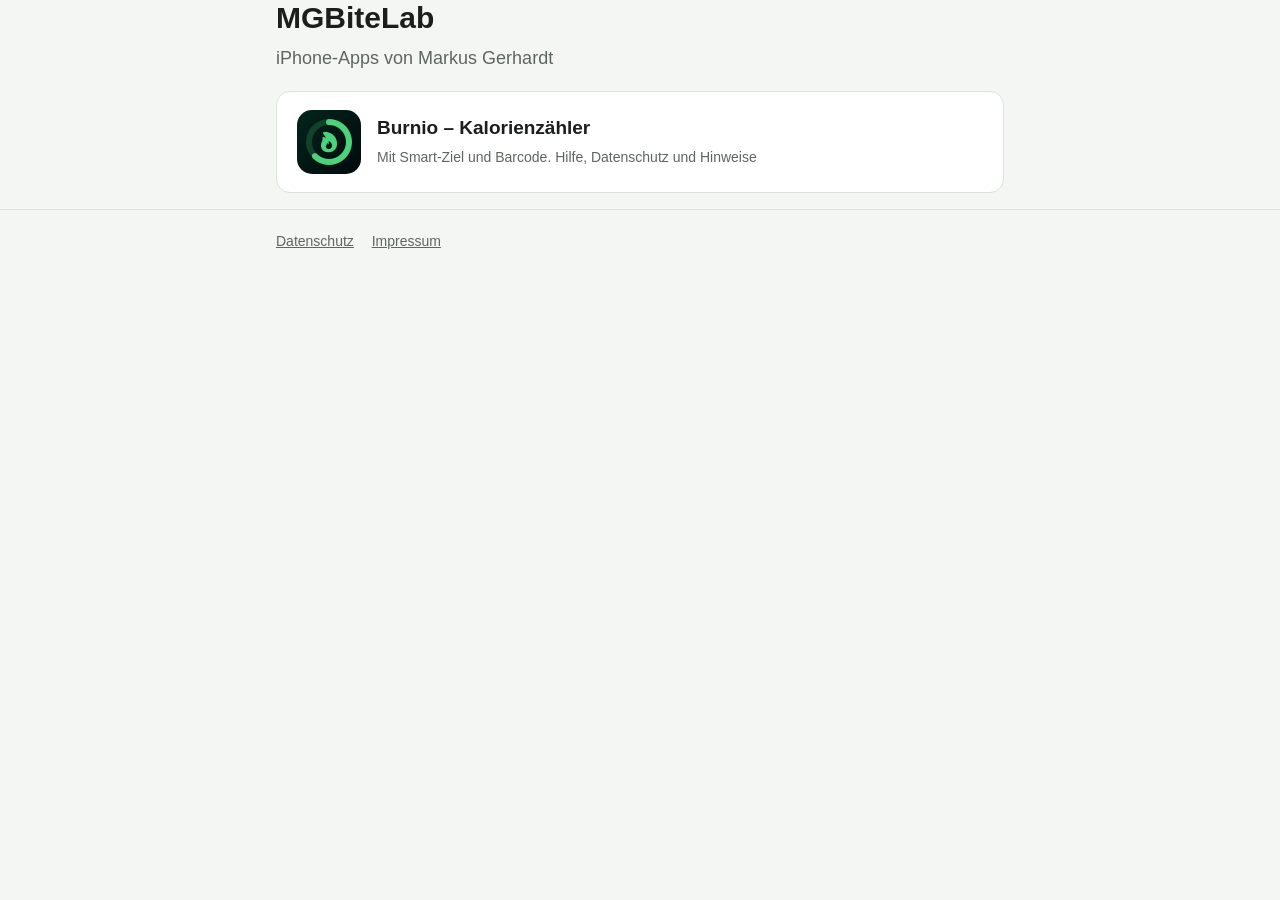
<file: index.html>
<!doctype html>
<html lang="de">
<head>
  <meta charset="utf-8">
  <meta name="viewport" content="width=device-width, initial-scale=1">
  <title>MGBiteLab</title>
  <meta name="description" content="Apps von MGBiteLab mit Support, Datenschutz und Impressum.">
  <link rel="stylesheet" href="burnio/style.css">
</head>
<body>
  <main class="wrap">
    <h1>MGBiteLab</h1>
    <p class="lead">iPhone-Apps von Markus Gerhardt</p>

    <a class="card" href="burnio/" style="display:flex; gap:16px; align-items:center; text-decoration:none; color:inherit">
      <img src="burnio/icon.png" alt="" style="width:64px; height:64px; border-radius:15px; flex:none">
      <span>
        <strong style="font-size:19px">Burnio – Kalorienzähler</strong><br>
        <span class="small">Mit Smart-Ziel und Barcode. Hilfe, Datenschutz und Hinweise</span>
      </span>
    </a>
  </main>

  <footer class="site">
    <div class="wrap">
      <a href="burnio/datenschutz.html">Datenschutz</a>
      <a href="burnio/impressum.html">Impressum</a>
    </div>
  </footer>
</body>
</html>
</file>
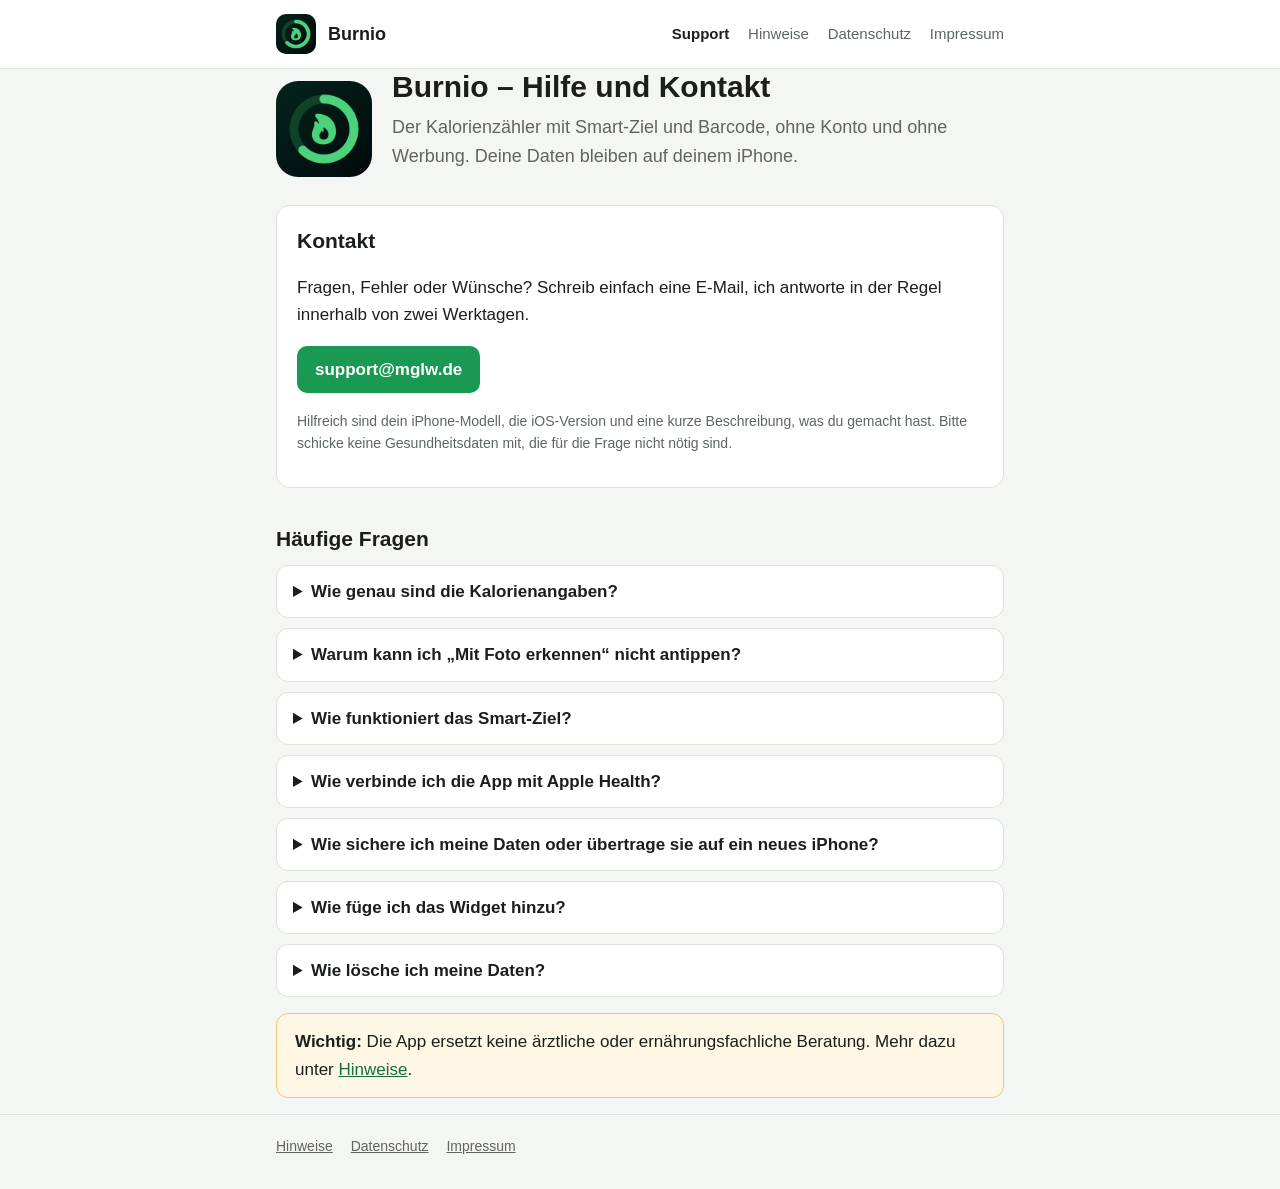
<file: burnio/index.html>
<!doctype html>
<html lang="de">
<head>
  <meta charset="utf-8">
  <meta name="viewport" content="width=device-width, initial-scale=1">
  <title>Support · Burnio</title>
  <meta name="description" content="Hilfe, Kontakt und häufige Fragen zur iPhone-App Burnio.">
  <link rel="stylesheet" href="style.css">
  <link rel="icon" href="icon.png">
  <link rel="apple-touch-icon" href="apple-touch-icon.png">
</head>
<body>
  <header class="site">
    <div class="wrap">
      <img src="icon.png" alt="">
      <a class="name" href="index.html">Burnio</a>
      <nav aria-label="Seiten">
        <a href="index.html" aria-current="page">Support</a>
        <a href="hinweise.html">Hinweise</a>
        <a href="datenschutz.html">Datenschutz</a>
        <a href="impressum.html">Impressum</a>
      </nav>
    </div>
  </header>

  <main class="wrap">
    <div class="hero">
      <img src="icon.png" alt="App-Symbol von Burnio">
      <div>
        <h1>Burnio – Hilfe und Kontakt</h1>
        <p class="lead">Der Kalorienzähler mit Smart-Ziel und Barcode, ohne Konto und ohne Werbung. Deine Daten bleiben auf deinem iPhone.</p>
      </div>
    </div>

    <div class="card">
      <h2 style="margin-top:0">Kontakt</h2>
      <p>Fragen, Fehler oder Wünsche? Schreib einfach eine E-Mail, ich antworte in der Regel innerhalb von zwei Werktagen.</p>
      <p><a class="button" href="&#109;&#97;&#105;&#108;&#116;&#111;&#58;&#115;&#117;&#112;&#112;&#111;&#114;&#116;&#64;&#109;&#103;&#108;&#119;&#46;&#100;&#101;?subject=Burnio">&#115;&#117;&#112;&#112;&#111;&#114;&#116;&#64;&#109;&#103;&#108;&#119;&#46;&#100;&#101;</a></p>
      <p class="small">Hilfreich sind dein iPhone-Modell, die iOS-Version und eine kurze Beschreibung, was du gemacht hast. Bitte schicke keine Gesundheitsdaten mit, die für die Frage nicht nötig sind.</p>
    </div>

    <h2>Häufige Fragen</h2>

    <details>
      <summary>Wie genau sind die Kalorienangaben?</summary>
      <p>Alle Kalorien und Nährwerte sind Schätzwerte. Sie stammen aus der Nährwerttabelle der App, aus der freien Datenbank Open Food Facts oder aus einer Schätzung der KI auf deinem iPhone. Im Prüffenster siehst du bei jedem Bestandteil, woher der Wert kommt, und kannst Mengen und Kalorien jederzeit anpassen.</p>
    </details>

    <details>
      <summary>Warum kann ich „Mit Foto erkennen“ nicht antippen?</summary>
      <p>Die Foto-Erkennung braucht ein iPhone mit Apple Intelligence und iOS 27 oder neuer. Tippe in der App auf das blaue i neben dem Knopf, dort steht der genaue Grund. Ohne Foto-Erkennung kannst du Mahlzeiten weiterhin beschreiben, den Barcode scannen oder von Hand eintragen.</p>
    </details>

    <details>
      <summary>Wie funktioniert das Smart-Ziel?</summary>
      <p>Das Smart-Ziel schätzt deinen Verbrauch zuerst aus Alter, Größe, Gewicht und Alltagsaktivität. Nach etwa zwei Wochen vergleicht es deine eingetragenen Mahlzeiten mit dem Verlauf deines Gewichts und passt dein Tagesziel einmal pro Woche an. Je vollständiger du einträgst und je öfter du dich wiegst, desto genauer wird es.</p>
    </details>

    <details>
      <summary>Wie verbinde ich die App mit Apple Health?</summary>
      <p>Schalte in der App unter Einstellungen „Aktivitätskalorien anrechnen“ ein oder richte das Smart-Ziel ein. iOS fragt dann nach den Freigaben. Du kannst sie jederzeit in der Health-App unter Teilen › Apps › Burnio ändern.</p>
    </details>

    <details>
      <summary>Wie sichere ich meine Daten oder übertrage sie auf ein neues iPhone?</summary>
      <p>Unter Einstellungen › Daten erstellst du mit „Daten exportieren“ eine Sicherungsdatei, die du zum Beispiel in iCloud Drive speicherst. Auf dem neuen Gerät liest „Daten importieren“ sie wieder ein, schon vorhandene Einträge werden dabei übersprungen.</p>
    </details>

    <details>
      <summary>Wie füge ich das Widget hinzu?</summary>
      <p>Halte eine freie Stelle auf dem Home-Bildschirm gedrückt, tippe oben links auf „Bearbeiten“ und dann auf „Widget hinzufügen“. Wähle „Burnio“ und die gewünschte Größe. Für den Sperrbildschirm hältst du ihn gedrückt, tippst auf „Anpassen“ und dann auf das Widget-Feld.</p>
    </details>

    <details>
      <summary>Wie lösche ich meine Daten?</summary>
      <p>Einzelne Mahlzeiten oder Favoriten löschst du, indem du sie nach links schiebst. Löschst du die App vom iPhone, werden alle ihre Daten auf dem Gerät entfernt. Gewichtswerte, die du in Apple Health gespeichert hast, bleiben dort erhalten und lassen sich in der Health-App löschen.</p>
    </details>

    <div class="note">
      <strong>Wichtig:</strong> Die App ersetzt keine ärztliche oder ernährungsfachliche Beratung. Mehr dazu unter <a href="hinweise.html">Hinweise</a>.
    </div>
  </main>

  <footer class="site">
    <div class="wrap">
      <a href="hinweise.html">Hinweise</a>
      <a href="datenschutz.html">Datenschutz</a>
      <a href="impressum.html">Impressum</a>
    </div>
  </footer>
</body>
</html>
</file>
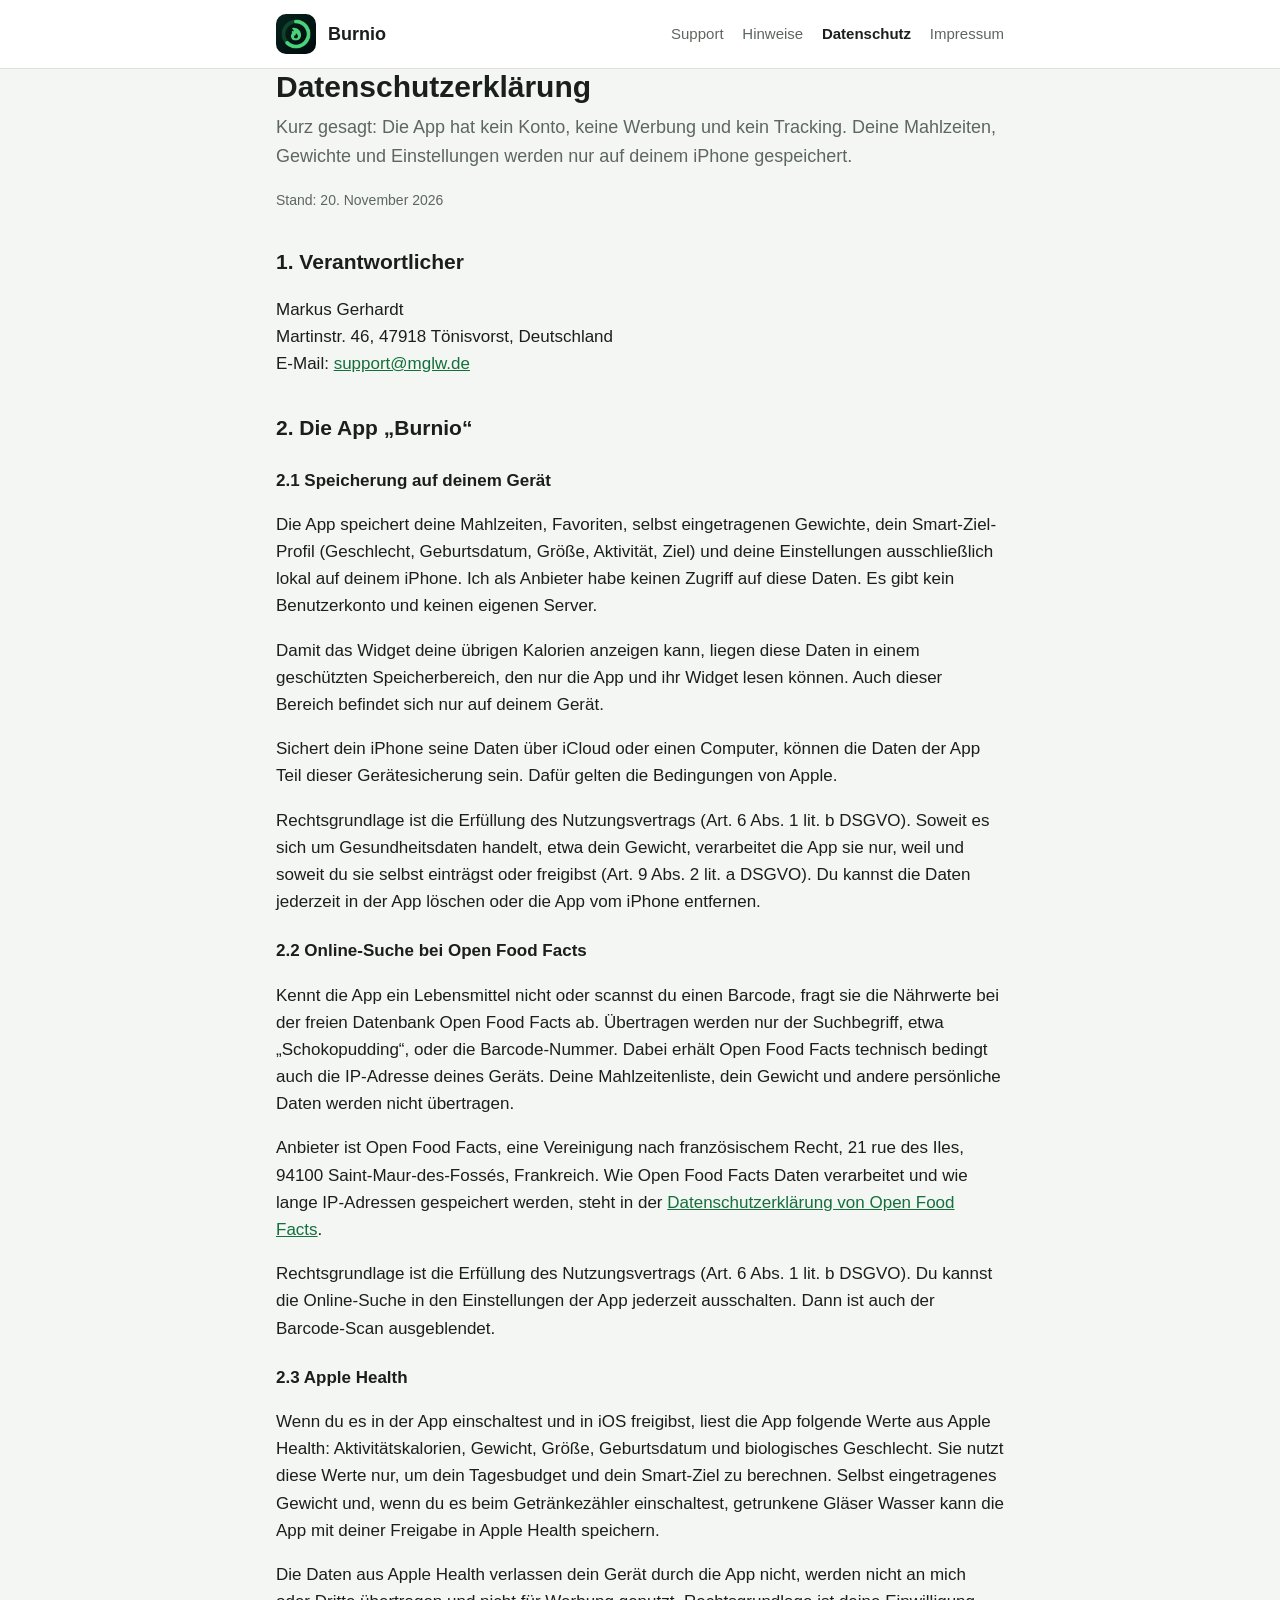
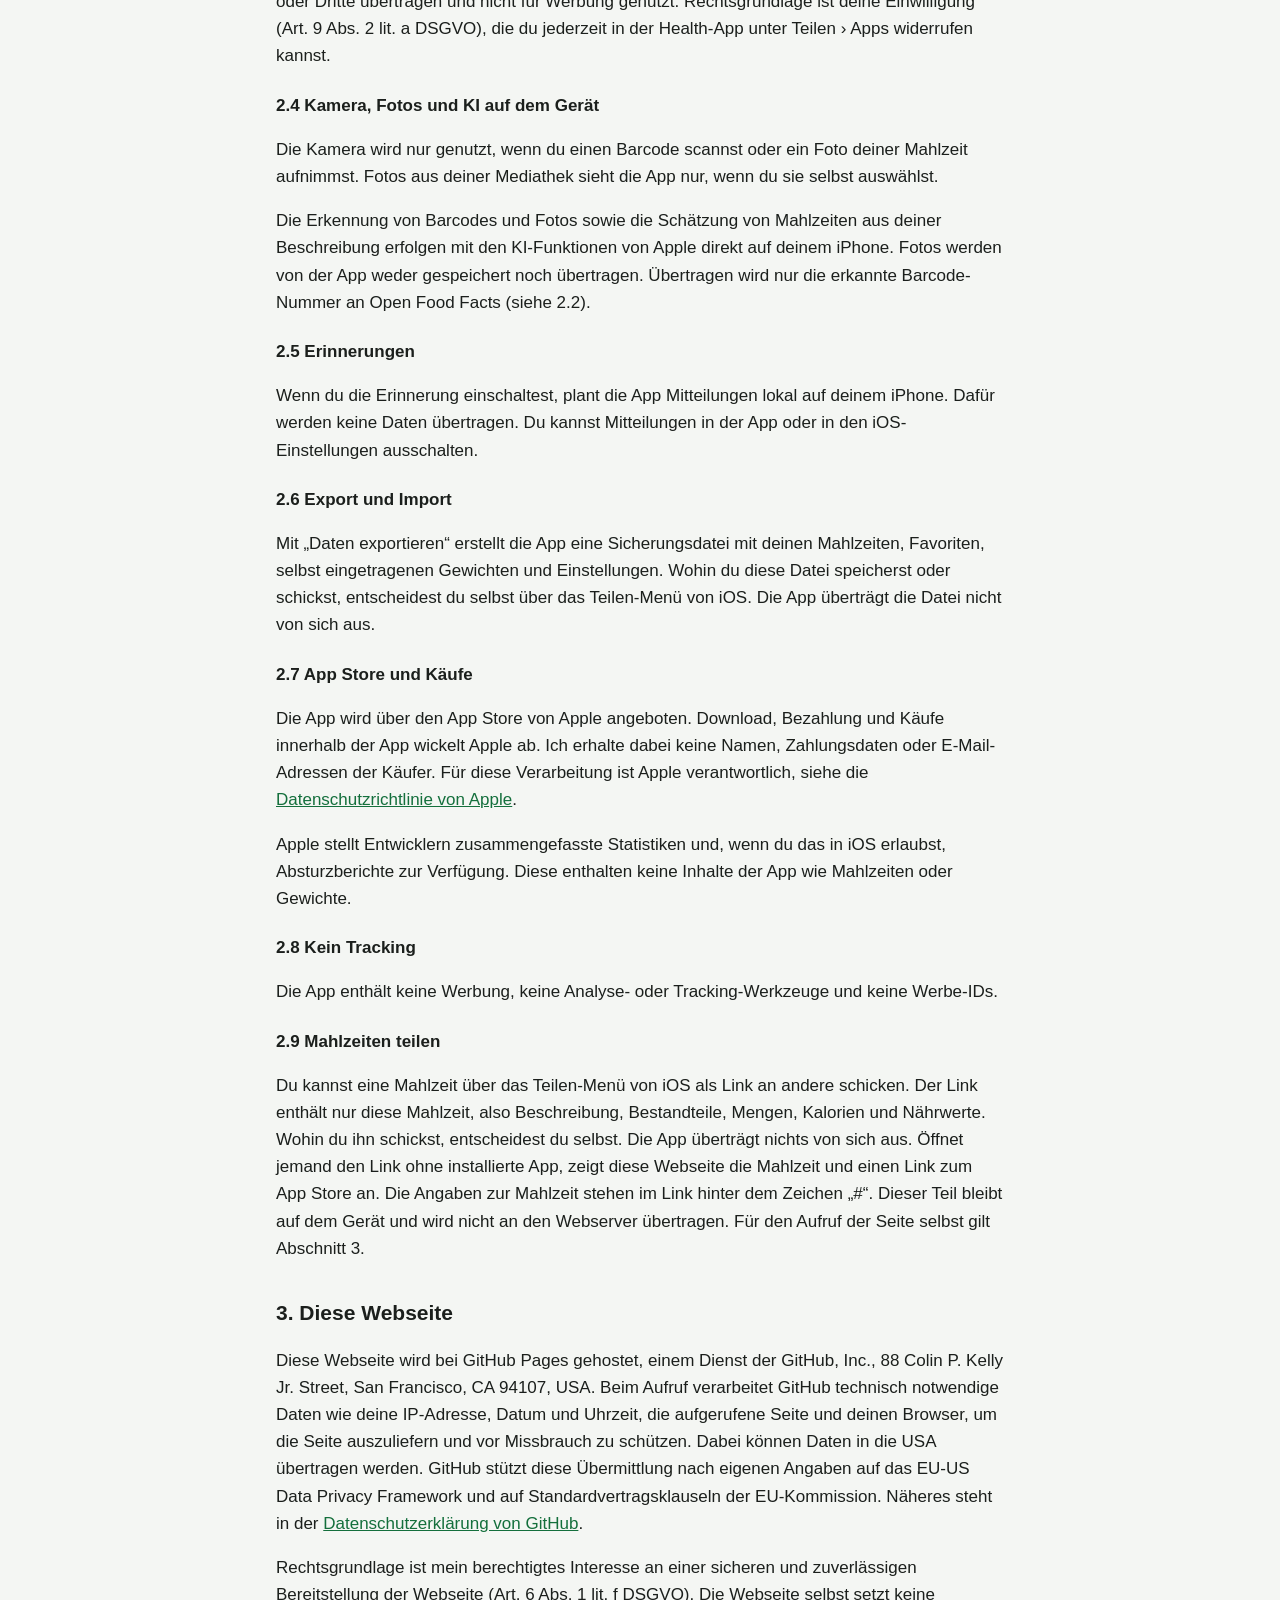
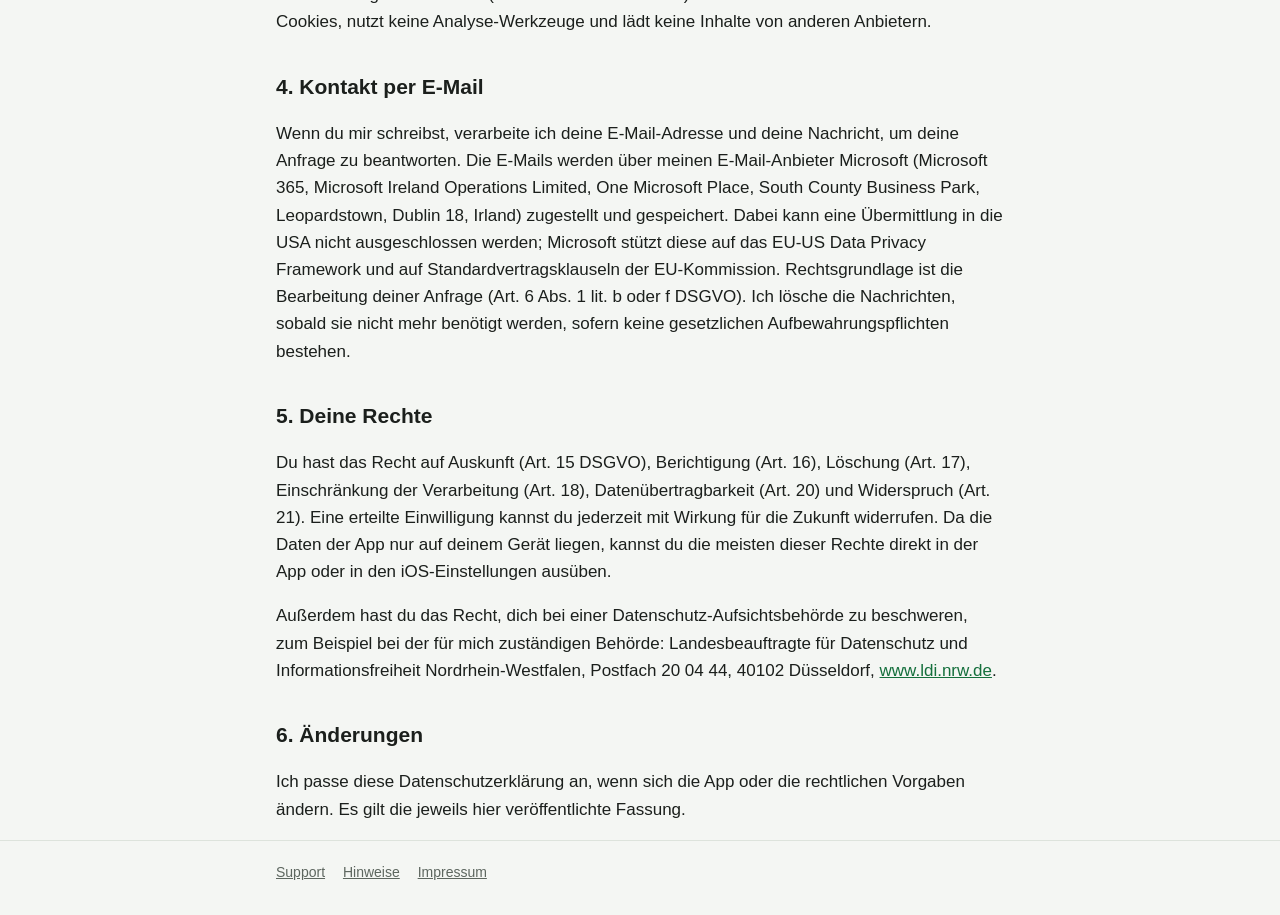
<file: burnio/datenschutz.html>
<!doctype html>
<html lang="de">
<head>
  <meta charset="utf-8">
  <meta name="viewport" content="width=device-width, initial-scale=1">
  <title>Datenschutz · Burnio</title>
  <meta name="description" content="Datenschutzerklärung für die iPhone-App Burnio und diese Webseite.">
  <link rel="stylesheet" href="style.css">
  <link rel="icon" href="icon.png">
  <link rel="apple-touch-icon" href="apple-touch-icon.png">
</head>
<body>
  <header class="site">
    <div class="wrap">
      <img src="icon.png" alt="">
      <a class="name" href="index.html">Burnio</a>
      <nav aria-label="Seiten">
        <a href="index.html">Support</a>
        <a href="hinweise.html">Hinweise</a>
        <a href="datenschutz.html" aria-current="page">Datenschutz</a>
        <a href="impressum.html">Impressum</a>
      </nav>
    </div>
  </header>

  <main class="wrap">
    <h1>Datenschutzerklärung</h1>
    <p class="lead">Kurz gesagt: Die App hat kein Konto, keine Werbung und kein Tracking. Deine Mahlzeiten, Gewichte und Einstellungen werden nur auf deinem iPhone gespeichert.</p>
    <p class="small">Stand: 20. November 2026</p>


    <h2>1. Verantwortlicher</h2>
    <p>
      Markus Gerhardt<br>
      Martinstr. 46, 47918 Tönisvorst, Deutschland<br>
      E-Mail: <a href="&#109;&#97;&#105;&#108;&#116;&#111;&#58;&#115;&#117;&#112;&#112;&#111;&#114;&#116;&#64;&#109;&#103;&#108;&#119;&#46;&#100;&#101;">&#115;&#117;&#112;&#112;&#111;&#114;&#116;&#64;&#109;&#103;&#108;&#119;&#46;&#100;&#101;</a>
    </p>

    <h2>2. Die App „Burnio“</h2>

    <h3>2.1 Speicherung auf deinem Gerät</h3>
    <p>Die App speichert deine Mahlzeiten, Favoriten, selbst eingetragenen Gewichte, dein Smart-Ziel-Profil (Geschlecht, Geburtsdatum, Größe, Aktivität, Ziel) und deine Einstellungen ausschließlich lokal auf deinem iPhone. Ich als Anbieter habe keinen Zugriff auf diese Daten. Es gibt kein Benutzerkonto und keinen eigenen Server.</p>
    <p>Damit das Widget deine übrigen Kalorien anzeigen kann, liegen diese Daten in einem geschützten Speicherbereich, den nur die App und ihr Widget lesen können. Auch dieser Bereich befindet sich nur auf deinem Gerät.</p>
    <p>Sichert dein iPhone seine Daten über iCloud oder einen Computer, können die Daten der App Teil dieser Gerätesicherung sein. Dafür gelten die Bedingungen von Apple.</p>
    <p>Rechtsgrundlage ist die Erfüllung des Nutzungsvertrags (Art. 6 Abs. 1 lit. b DSGVO). Soweit es sich um Gesundheitsdaten handelt, etwa dein Gewicht, verarbeitet die App sie nur, weil und soweit du sie selbst einträgst oder freigibst (Art. 9 Abs. 2 lit. a DSGVO). Du kannst die Daten jederzeit in der App löschen oder die App vom iPhone entfernen.</p>

    <h3>2.2 Online-Suche bei Open Food Facts</h3>
    <p>Kennt die App ein Lebensmittel nicht oder scannst du einen Barcode, fragt sie die Nährwerte bei der freien Datenbank Open Food Facts ab. Übertragen werden nur der Suchbegriff, etwa „Schokopudding“, oder die Barcode-Nummer. Dabei erhält Open Food Facts technisch bedingt auch die IP-Adresse deines Geräts. Deine Mahlzeitenliste, dein Gewicht und andere persönliche Daten werden nicht übertragen.</p>
    <p>Anbieter ist Open Food Facts, eine Vereinigung nach französischem Recht, 21 rue des Iles, 94100 Saint-Maur-des-Fossés, Frankreich. Wie Open Food Facts Daten verarbeitet und wie lange IP-Adressen gespeichert werden, steht in der <a href="https://world.openfoodfacts.org/privacy">Datenschutzerklärung von Open Food Facts</a>.</p>
    <p>Rechtsgrundlage ist die Erfüllung des Nutzungsvertrags (Art. 6 Abs. 1 lit. b DSGVO). Du kannst die Online-Suche in den Einstellungen der App jederzeit ausschalten. Dann ist auch der Barcode-Scan ausgeblendet.</p>

    <h3>2.3 Apple Health</h3>
    <p>Wenn du es in der App einschaltest und in iOS freigibst, liest die App folgende Werte aus Apple Health: Aktivitätskalorien, Gewicht, Größe, Geburtsdatum und biologisches Geschlecht. Sie nutzt diese Werte nur, um dein Tagesbudget und dein Smart-Ziel zu berechnen. Selbst eingetragenes Gewicht und, wenn du es beim Getränkezähler einschaltest, getrunkene Gläser Wasser kann die App mit deiner Freigabe in Apple Health speichern.</p>
    <p>Die Daten aus Apple Health verlassen dein Gerät durch die App nicht, werden nicht an mich oder Dritte übertragen und nicht für Werbung genutzt. Rechtsgrundlage ist deine Einwilligung (Art. 9 Abs. 2 lit. a DSGVO), die du jederzeit in der Health-App unter Teilen › Apps widerrufen kannst.</p>

    <h3>2.4 Kamera, Fotos und KI auf dem Gerät</h3>
    <p>Die Kamera wird nur genutzt, wenn du einen Barcode scannst oder ein Foto deiner Mahlzeit aufnimmst. Fotos aus deiner Mediathek sieht die App nur, wenn du sie selbst auswählst.</p>
    <p>Die Erkennung von Barcodes und Fotos sowie die Schätzung von Mahlzeiten aus deiner Beschreibung erfolgen mit den KI-Funktionen von Apple direkt auf deinem iPhone. Fotos werden von der App weder gespeichert noch übertragen. Übertragen wird nur die erkannte Barcode-Nummer an Open Food Facts (siehe 2.2).</p>

    <h3>2.5 Erinnerungen</h3>
    <p>Wenn du die Erinnerung einschaltest, plant die App Mitteilungen lokal auf deinem iPhone. Dafür werden keine Daten übertragen. Du kannst Mitteilungen in der App oder in den iOS-Einstellungen ausschalten.</p>

    <h3>2.6 Export und Import</h3>
    <p>Mit „Daten exportieren“ erstellt die App eine Sicherungsdatei mit deinen Mahlzeiten, Favoriten, selbst eingetragenen Gewichten und Einstellungen. Wohin du diese Datei speicherst oder schickst, entscheidest du selbst über das Teilen-Menü von iOS. Die App überträgt die Datei nicht von sich aus.</p>

    <h3>2.7 App Store und Käufe</h3>
    <p>Die App wird über den App Store von Apple angeboten. Download, Bezahlung und Käufe innerhalb der App wickelt Apple ab. Ich erhalte dabei keine Namen, Zahlungsdaten oder E-Mail-Adressen der Käufer. Für diese Verarbeitung ist Apple verantwortlich, siehe die <a href="https://www.apple.com/de/legal/privacy/">Datenschutzrichtlinie von Apple</a>.</p>
    <p>Apple stellt Entwicklern zusammengefasste Statistiken und, wenn du das in iOS erlaubst, Absturzberichte zur Verfügung. Diese enthalten keine Inhalte der App wie Mahlzeiten oder Gewichte.</p>

    <h3>2.8 Kein Tracking</h3>
    <p>Die App enthält keine Werbung, keine Analyse- oder Tracking-Werkzeuge und keine Werbe-IDs.</p>

    <h3>2.9 Mahlzeiten teilen</h3>
    <p>Du kannst eine Mahlzeit über das Teilen-Menü von iOS als Link an andere schicken. Der Link enthält nur diese Mahlzeit, also Beschreibung, Bestandteile, Mengen, Kalorien und Nährwerte. Wohin du ihn schickst, entscheidest du selbst. Die App überträgt nichts von sich aus. Öffnet jemand den Link ohne installierte App, zeigt diese Webseite die Mahlzeit und einen Link zum App Store an. Die Angaben zur Mahlzeit stehen im Link hinter dem Zeichen „#“. Dieser Teil bleibt auf dem Gerät und wird nicht an den Webserver übertragen. Für den Aufruf der Seite selbst gilt Abschnitt 3.</p>

    <h2>3. Diese Webseite</h2>
    <p>Diese Webseite wird bei GitHub Pages gehostet, einem Dienst der GitHub, Inc., 88 Colin P. Kelly Jr. Street, San Francisco, CA 94107, USA. Beim Aufruf verarbeitet GitHub technisch notwendige Daten wie deine IP-Adresse, Datum und Uhrzeit, die aufgerufene Seite und deinen Browser, um die Seite auszuliefern und vor Missbrauch zu schützen. Dabei können Daten in die USA übertragen werden. GitHub stützt diese Übermittlung nach eigenen Angaben auf das EU-US Data Privacy Framework und auf Standardvertragsklauseln der EU-Kommission. Näheres steht in der <a href="https://docs.github.com/de/site-policy/privacy-policies/github-general-privacy-statement">Datenschutzerklärung von GitHub</a>.</p>
    <p>Rechtsgrundlage ist mein berechtigtes Interesse an einer sicheren und zuverlässigen Bereitstellung der Webseite (Art. 6 Abs. 1 lit. f DSGVO). Die Webseite selbst setzt keine Cookies, nutzt keine Analyse-Werkzeuge und lädt keine Inhalte von anderen Anbietern.</p>

    <h2>4. Kontakt per E-Mail</h2>
    <p>Wenn du mir schreibst, verarbeite ich deine E-Mail-Adresse und deine Nachricht, um deine Anfrage zu beantworten. Die E-Mails werden über meinen E-Mail-Anbieter Microsoft (Microsoft 365, Microsoft Ireland Operations Limited, One Microsoft Place, South County Business Park, Leopardstown, Dublin 18, Irland) zugestellt und gespeichert. Dabei kann eine Übermittlung in die USA nicht ausgeschlossen werden; Microsoft stützt diese auf das EU-US Data Privacy Framework und auf Standardvertragsklauseln der EU-Kommission. Rechtsgrundlage ist die Bearbeitung deiner Anfrage (Art. 6 Abs. 1 lit. b oder f DSGVO). Ich lösche die Nachrichten, sobald sie nicht mehr benötigt werden, sofern keine gesetzlichen Aufbewahrungspflichten bestehen.</p>

    <h2>5. Deine Rechte</h2>
    <p>Du hast das Recht auf Auskunft (Art. 15 DSGVO), Berichtigung (Art. 16), Löschung (Art. 17), Einschränkung der Verarbeitung (Art. 18), Datenübertragbarkeit (Art. 20) und Widerspruch (Art. 21). Eine erteilte Einwilligung kannst du jederzeit mit Wirkung für die Zukunft widerrufen. Da die Daten der App nur auf deinem Gerät liegen, kannst du die meisten dieser Rechte direkt in der App oder in den iOS-Einstellungen ausüben.</p>
    <p>Außerdem hast du das Recht, dich bei einer Datenschutz-Aufsichtsbehörde zu beschweren, zum Beispiel bei der für mich zuständigen Behörde: Landesbeauftragte für Datenschutz und Informationsfreiheit Nordrhein-Westfalen, Postfach 20 04 44, 40102 Düsseldorf, <a href="https://www.ldi.nrw.de">www.ldi.nrw.de</a>.</p>

    <h2>6. Änderungen</h2>
    <p>Ich passe diese Datenschutzerklärung an, wenn sich die App oder die rechtlichen Vorgaben ändern. Es gilt die jeweils hier veröffentlichte Fassung.</p>
  </main>

  <footer class="site">
    <div class="wrap">
      <a href="index.html">Support</a>
      <a href="hinweise.html">Hinweise</a>
      <a href="impressum.html">Impressum</a>
    </div>
  </footer>
</body>
</html>
</file>
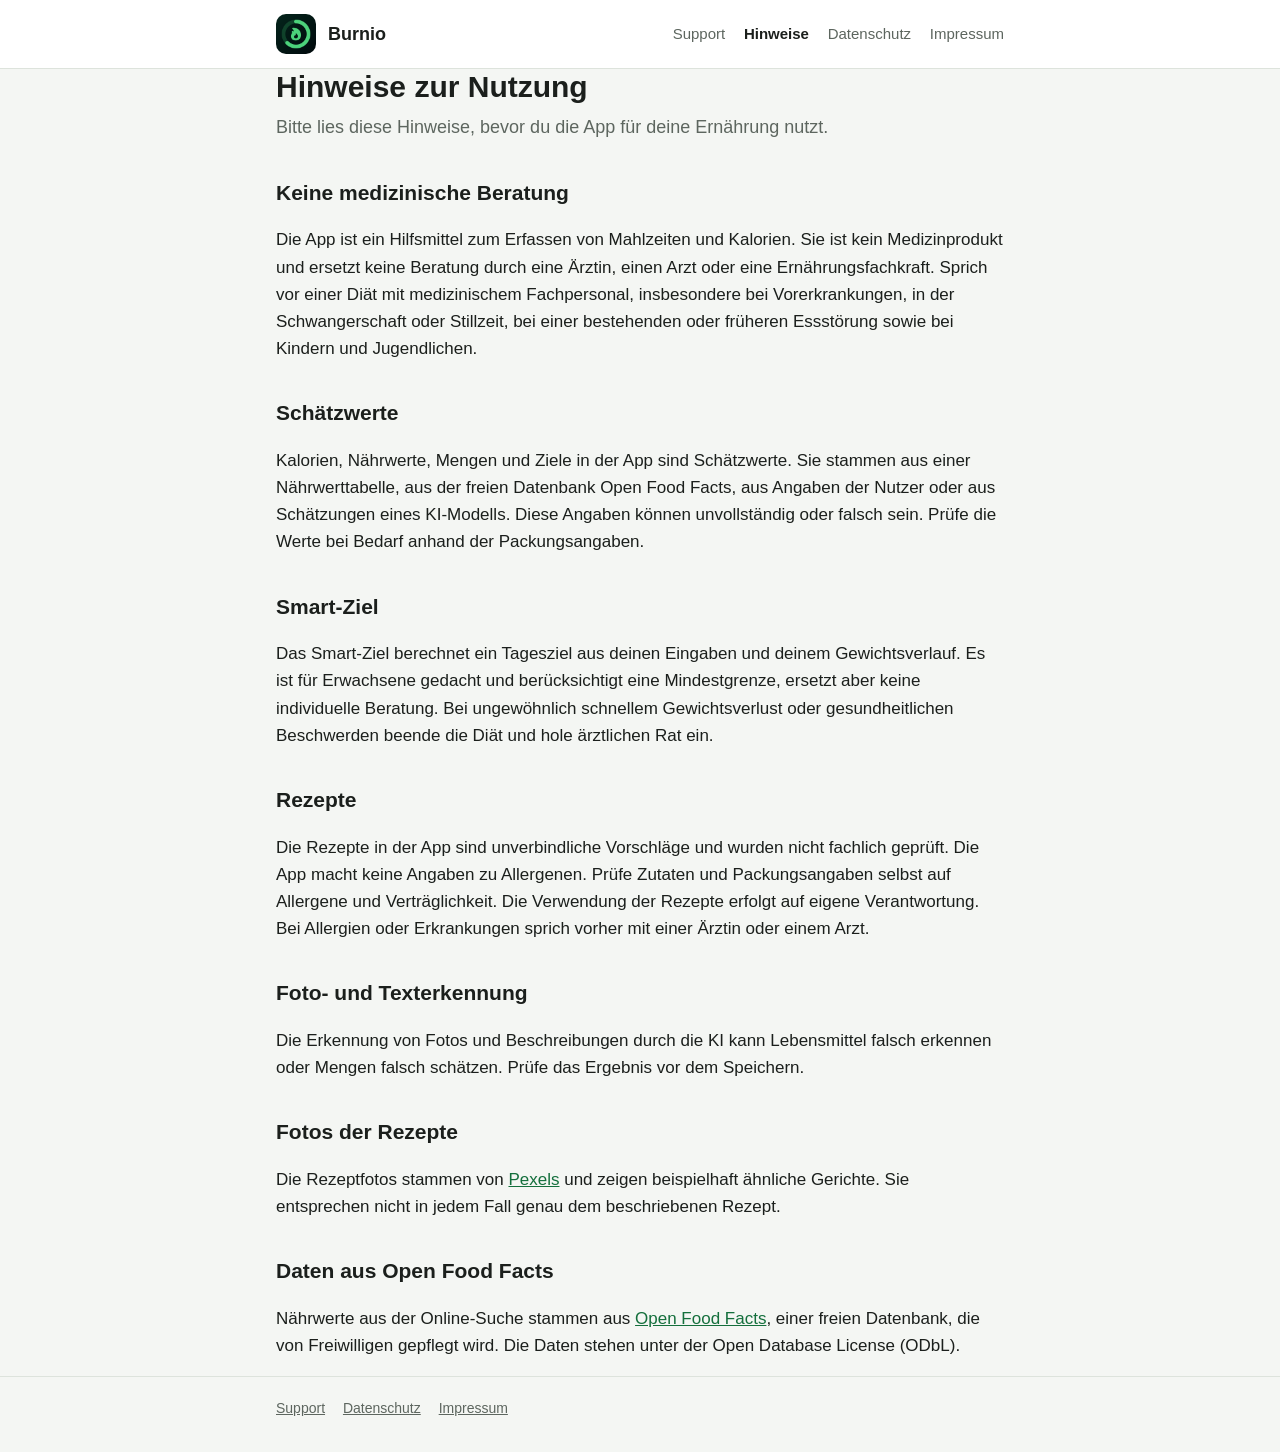
<file: burnio/hinweise.html>
<!doctype html>
<html lang="de">
<head>
  <meta charset="utf-8">
  <meta name="viewport" content="width=device-width, initial-scale=1">
  <title>Hinweise · Burnio</title>
  <meta name="description" content="Wichtige Hinweise zur Nutzung der App Burnio: Schätzwerte, keine medizinische Beratung, Rezepte auf eigene Verantwortung.">
  <link rel="stylesheet" href="style.css">
  <link rel="icon" href="icon.png">
  <link rel="apple-touch-icon" href="apple-touch-icon.png">
</head>
<body>
  <header class="site">
    <div class="wrap">
      <img src="icon.png" alt="">
      <a class="name" href="index.html">Burnio</a>
      <nav aria-label="Seiten">
        <a href="index.html">Support</a>
        <a href="hinweise.html" aria-current="page">Hinweise</a>
        <a href="datenschutz.html">Datenschutz</a>
        <a href="impressum.html">Impressum</a>
      </nav>
    </div>
  </header>

  <main class="wrap">
    <h1>Hinweise zur Nutzung</h1>
    <p class="lead">Bitte lies diese Hinweise, bevor du die App für deine Ernährung nutzt.</p>


    <h2>Keine medizinische Beratung</h2>
    <p>Die App ist ein Hilfsmittel zum Erfassen von Mahlzeiten und Kalorien. Sie ist kein Medizinprodukt und ersetzt keine Beratung durch eine Ärztin, einen Arzt oder eine Ernährungsfachkraft. Sprich vor einer Diät mit medizinischem Fachpersonal, insbesondere bei Vorerkrankungen, in der Schwangerschaft oder Stillzeit, bei einer bestehenden oder früheren Essstörung sowie bei Kindern und Jugendlichen.</p>

    <h2>Schätzwerte</h2>
    <p>Kalorien, Nährwerte, Mengen und Ziele in der App sind Schätzwerte. Sie stammen aus einer Nährwerttabelle, aus der freien Datenbank Open Food Facts, aus Angaben der Nutzer oder aus Schätzungen eines KI-Modells. Diese Angaben können unvollständig oder falsch sein. Prüfe die Werte bei Bedarf anhand der Packungsangaben.</p>

    <h2>Smart-Ziel</h2>
    <p>Das Smart-Ziel berechnet ein Tagesziel aus deinen Eingaben und deinem Gewichtsverlauf. Es ist für Erwachsene gedacht und berücksichtigt eine Mindestgrenze, ersetzt aber keine individuelle Beratung. Bei ungewöhnlich schnellem Gewichtsverlust oder gesundheitlichen Beschwerden beende die Diät und hole ärztlichen Rat ein.</p>

    <h2>Rezepte</h2>
    <p>Die Rezepte in der App sind unverbindliche Vorschläge und wurden nicht fachlich geprüft. Die App macht keine Angaben zu Allergenen. Prüfe Zutaten und Packungsangaben selbst auf Allergene und Verträglichkeit. Die Verwendung der Rezepte erfolgt auf eigene Verantwortung. Bei Allergien oder Erkrankungen sprich vorher mit einer Ärztin oder einem Arzt.</p>

    <h2>Foto- und Texterkennung</h2>
    <p>Die Erkennung von Fotos und Beschreibungen durch die KI kann Lebensmittel falsch erkennen oder Mengen falsch schätzen. Prüfe das Ergebnis vor dem Speichern.</p>

    <h2>Fotos der Rezepte</h2>
    <p>Die Rezeptfotos stammen von <a href="https://www.pexels.com/">Pexels</a> und zeigen beispielhaft ähnliche Gerichte. Sie entsprechen nicht in jedem Fall genau dem beschriebenen Rezept.</p>

    <h2>Daten aus Open Food Facts</h2>
    <p>Nährwerte aus der Online-Suche stammen aus <a href="https://world.openfoodfacts.org/">Open Food Facts</a>, einer freien Datenbank, die von Freiwilligen gepflegt wird. Die Daten stehen unter der Open Database License (ODbL).</p>
  </main>

  <footer class="site">
    <div class="wrap">
      <a href="index.html">Support</a>
      <a href="datenschutz.html">Datenschutz</a>
      <a href="impressum.html">Impressum</a>
    </div>
  </footer>
</body>
</html>
</file>
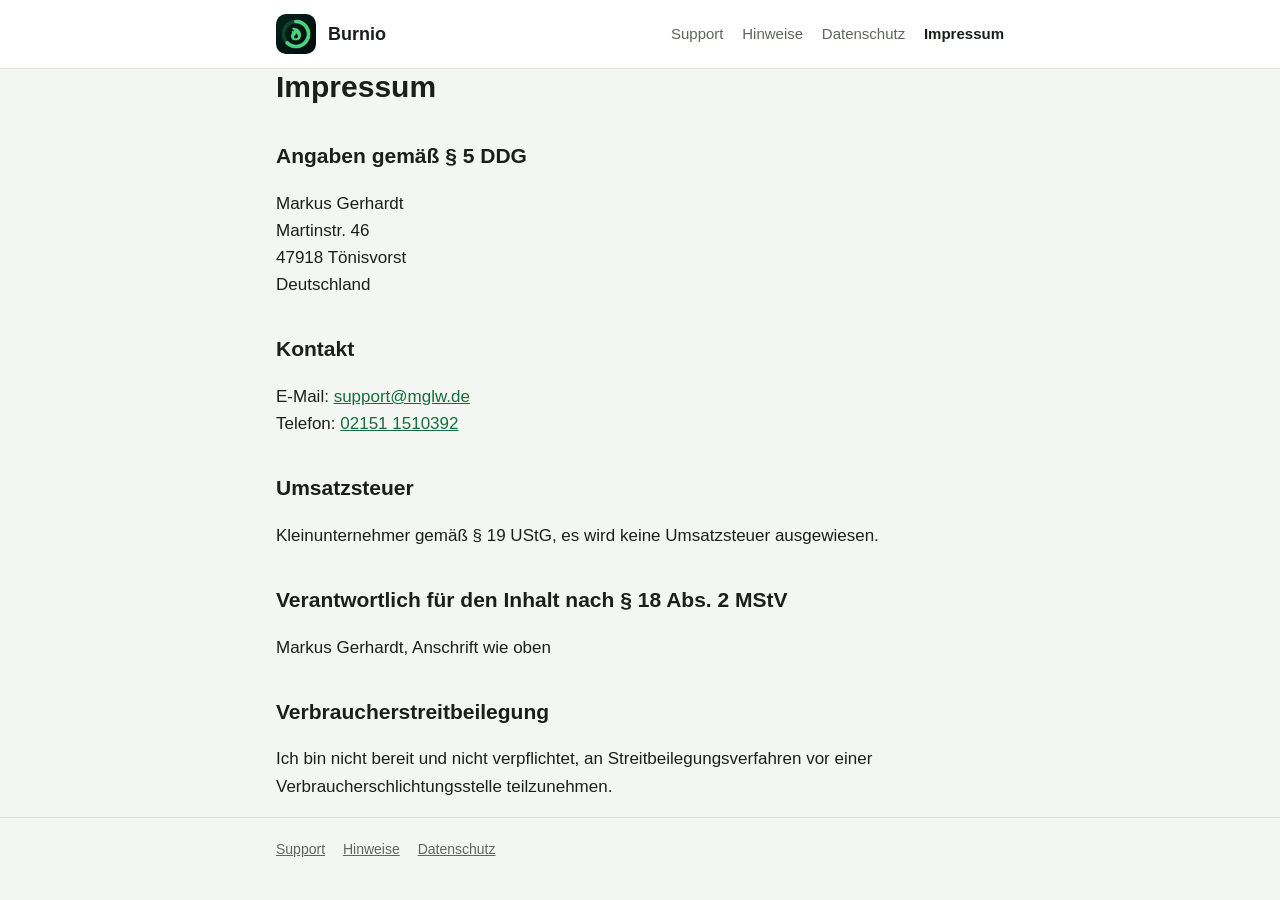
<file: burnio/impressum.html>
<!doctype html>
<html lang="de">
<head>
  <meta charset="utf-8">
  <meta name="viewport" content="width=device-width, initial-scale=1">
  <title>Impressum · Burnio</title>
  <meta name="robots" content="noindex">
  <link rel="stylesheet" href="style.css">
  <link rel="icon" href="icon.png">
  <link rel="apple-touch-icon" href="apple-touch-icon.png">
</head>
<body>
  <header class="site">
    <div class="wrap">
      <img src="icon.png" alt="">
      <a class="name" href="index.html">Burnio</a>
      <nav aria-label="Seiten">
        <a href="index.html">Support</a>
        <a href="hinweise.html">Hinweise</a>
        <a href="datenschutz.html">Datenschutz</a>
        <a href="impressum.html" aria-current="page">Impressum</a>
      </nav>
    </div>
  </header>

  <main class="wrap">
    <h1>Impressum</h1>

    <h2>Angaben gemäß § 5 DDG</h2>
    <p>
      Markus Gerhardt<br>
      Martinstr. 46<br>
      47918 Tönisvorst<br>
      Deutschland
    </p>

    <h2>Kontakt</h2>
    <p>
      E-Mail: <a href="&#109;&#97;&#105;&#108;&#116;&#111;&#58;&#115;&#117;&#112;&#112;&#111;&#114;&#116;&#64;&#109;&#103;&#108;&#119;&#46;&#100;&#101;">&#115;&#117;&#112;&#112;&#111;&#114;&#116;&#64;&#109;&#103;&#108;&#119;&#46;&#100;&#101;</a><br>
      Telefon: <a href="tel:+4921511510392">02151 1510392</a>
    </p>

    <h2>Umsatzsteuer</h2>
    <p>Kleinunternehmer gemäß § 19 UStG, es wird keine Umsatzsteuer ausgewiesen.</p>

    <h2>Verantwortlich für den Inhalt nach § 18 Abs. 2 MStV</h2>
    <p>Markus Gerhardt, Anschrift wie oben</p>

    <h2>Verbraucherstreitbeilegung</h2>
    <p>Ich bin nicht bereit und nicht verpflichtet, an Streitbeilegungsverfahren vor einer Verbraucherschlichtungsstelle teilzunehmen.</p>
  </main>

  <footer class="site">
    <div class="wrap">
      <a href="index.html">Support</a>
      <a href="hinweise.html">Hinweise</a>
      <a href="datenschutz.html">Datenschutz</a>
    </div>
  </footer>
</body>
</html>
</file>
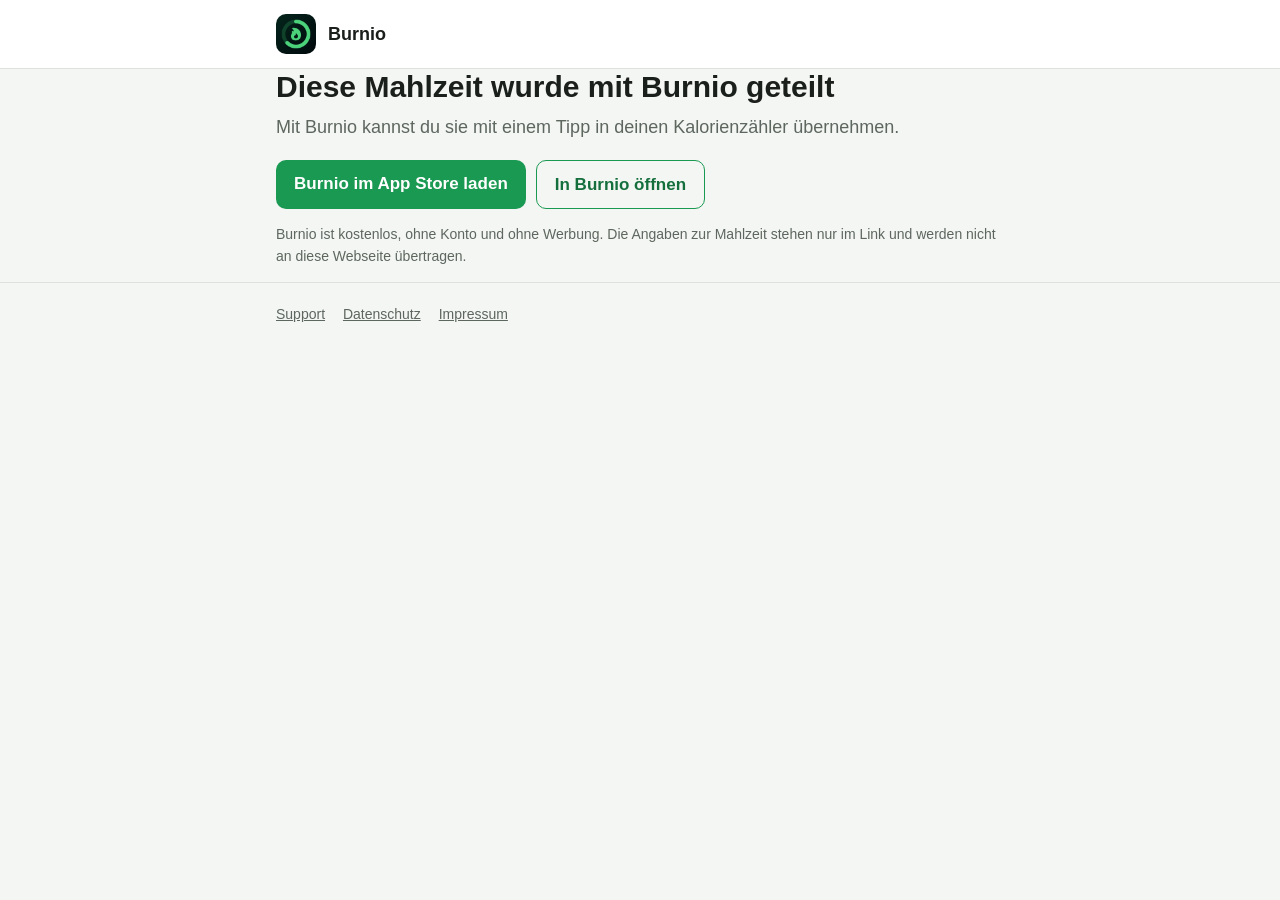
<file: burnio/teilen.html>
<!doctype html>
<html lang="de">
<head>
  <meta charset="utf-8">
  <meta name="viewport" content="width=device-width, initial-scale=1">
  <title>Geteilte Mahlzeit · Burnio</title>
  <meta name="description" content="Eine Mahlzeit wurde mit Burnio geteilt.">
  <meta name="robots" content="noindex">
  <link rel="stylesheet" href="style.css">
  <link rel="icon" href="icon.png">
  <link rel="apple-touch-icon" href="apple-touch-icon.png">
  <style>
    .meal-name { font-size: 22px; font-weight: 700; margin: 0 0 2px; }
    .meal-kcal { font-size: 18px; font-weight: 600; color: var(--accent-text); margin: 0; }
    .parts { list-style: none; padding: 0; margin: 14px 0 0; border-top: 1px solid var(--line); }
    .parts li { display: flex; justify-content: space-between; gap: 12px; padding: 8px 0; border-bottom: 1px solid var(--line); }
    .parts span:last-child { color: var(--muted); white-space: nowrap; }
    .actions { display: flex; flex-wrap: wrap; gap: 10px; margin-top: 18px; }
    .button.secondary { background: transparent; color: var(--accent-text); border: 1px solid var(--accent); }
  </style>
</head>
<body>
  <header class="site">
    <div class="wrap">
      <img src="icon.png" alt="">
      <a class="name" href="index.html">Burnio</a>
    </div>
  </header>

  <main class="wrap">
    <h1>Diese Mahlzeit wurde mit Burnio geteilt</h1>
    <p class="lead">Mit Burnio kannst du sie mit einem Tipp in deinen Kalorienzähler übernehmen.</p>

    <div class="card" id="meal" hidden>
      <p class="meal-name" id="meal-name"></p>
      <p class="meal-kcal" id="meal-kcal"></p>
      <ul class="parts" id="meal-parts" hidden></ul>
    </div>
    <p class="note" id="broken" hidden>Dieser Link enthält keine lesbare Mahlzeit. Vielleicht wurde er beim Kopieren abgeschnitten.</p>

    <div class="actions">
      <a class="button" href="https://apps.apple.com/de/app/burnio-kalorienz%C3%A4hler/id6834450496">Burnio im App Store laden</a>
      <a class="button secondary" id="open-app" href="burnio://teilen" hidden>In Burnio öffnen</a>
    </div>
    <p class="small">Burnio ist kostenlos, ohne Konto und ohne Werbung. Die Angaben zur Mahlzeit stehen nur im Link und werden nicht an diese Webseite übertragen.</p>
  </main>

  <footer class="site">
    <div class="wrap">
      <a href="index.html">Support</a>
      <a href="datenschutz.html">Datenschutz</a>
      <a href="impressum.html">Impressum</a>
    </div>
  </footer>

  <script>
    // Die Mahlzeit steht hinter dem „#“, dieser Teil wird nie an den Server geschickt.
    // Texte werden nur mit textContent eingesetzt, nie als HTML.
    (function () {
      var hash = location.hash.slice(1);
      var meal = null;
      try {
        var base64 = hash.replace(/-/g, "+").replace(/_/g, "/");
        while (base64.length % 4) base64 += "=";
        var bytes = Uint8Array.from(atob(base64), function (c) { return c.charCodeAt(0); });
        meal = JSON.parse(new TextDecoder().decode(bytes));
      } catch (e) { meal = null; }

      if (!meal || typeof meal.n !== "string" || meal.n.trim() === "") {
        if (hash) document.getElementById("broken").hidden = false;
        return;
      }

      var number = function (value) { return Math.round(Number(value) || 0).toLocaleString("de-DE"); };
      var parts = Array.isArray(meal.b) ? meal.b.slice(0, 30) : [];
      var kcal = parts.length
        ? parts.reduce(function (sum, p) { return sum + Math.round((Number(p.k) || 0) * (Number(p.g) || 0) / 100); }, 0)
        : Number(meal.k) || 0;

      document.getElementById("meal-name").textContent = meal.n.slice(0, 200);
      document.getElementById("meal-kcal").textContent = number(kcal) + " kcal";
      var list = document.getElementById("meal-parts");
      parts.forEach(function (p) {
        var item = document.createElement("li");
        var label = document.createElement("span");
        var amount = document.createElement("span");
        label.textContent = String(p.n || "").slice(0, 200);
        amount.textContent = number(p.g) + (p.l ? " ml" : " g");
        item.append(label, amount);
        list.append(item);
      });
      list.hidden = parts.length === 0;
      document.getElementById("meal").hidden = false;

      var open = document.getElementById("open-app");
      open.href = "burnio://teilen#" + hash;
      open.hidden = false;
    })();
  </script>
</body>
</html>
</file>
<file: burnio/style.css>
/* Bewusst ohne externe Schriften, Skripte oder Cookies: Die Seite lädt nichts von Dritten. */
:root {
  --bg: #f4f6f3;
  --card: #ffffff;
  --text: #1b1f1c;
  --muted: #5d665f;
  --line: #dde3dc;
  --accent: #1a9952;
  --accent-text: #146f3c;
  --note: #fff7e6;
  --note-line: #f0c76c;
  color-scheme: light dark;
}

@media (prefers-color-scheme: dark) {
  :root {
    --bg: #0f1411;
    --card: #18201b;
    --text: #eef2ee;
    --muted: #a3ada5;
    --line: #2b352e;
    --accent: #4dd17a;
    --accent-text: #6fdd94;
    --note: #2c2412;
    --note-line: #8a6a22;
  }
}

* { box-sizing: border-box; }

html { -webkit-text-size-adjust: 100%; }

body {
  margin: 0;
  background: var(--bg);
  color: var(--text);
  font: 17px/1.6 -apple-system, BlinkMacSystemFont, "Segoe UI", Roboto, Helvetica, Arial, sans-serif;
}

a { color: var(--accent-text); }

.wrap { max-width: 760px; margin: 0 auto; padding: 0 16px; }

header.site {
  border-bottom: 1px solid var(--line);
  background: var(--card);
}

header.site .wrap {
  display: flex;
  align-items: center;
  gap: 12px;
  padding-top: 14px;
  padding-bottom: 14px;
  flex-wrap: wrap;
}

header.site img { width: 40px; height: 40px; border-radius: 10px; }

header.site .name { font-weight: 600; font-size: 18px; color: var(--text); text-decoration: none; margin-right: auto; }

nav a {
  color: var(--muted);
  text-decoration: none;
  margin-left: 14px;
  font-size: 15px;
  white-space: nowrap;
}

nav a[aria-current="page"] { color: var(--text); font-weight: 600; }

main { padding: 32px 0 48px; }

h1 { font-size: 30px; line-height: 1.2; margin: 0 0 8px; }
h2 { font-size: 21px; margin: 34px 0 8px; }
h3 { font-size: 17px; margin: 22px 0 4px; }

.lead { color: var(--muted); font-size: 18px; margin-top: 0; }

.hero { display: flex; gap: 20px; align-items: center; margin-bottom: 8px; }
.hero img { width: 96px; height: 96px; border-radius: 22px; flex: none; }

.card {
  background: var(--card);
  border: 1px solid var(--line);
  border-radius: 14px;
  padding: 18px 20px;
  margin: 16px 0;
}

.note {
  background: var(--note);
  border: 1px solid var(--note-line);
  border-radius: 12px;
  padding: 14px 18px;
  margin: 16px 0;
}

details {
  background: var(--card);
  border: 1px solid var(--line);
  border-radius: 12px;
  padding: 12px 16px;
  margin: 10px 0;
}

summary { cursor: pointer; font-weight: 600; }
details p:last-child, details ul:last-child { margin-bottom: 0; }

.button {
  display: inline-block;
  background: var(--accent);
  color: #fff;
  padding: 10px 18px;
  border-radius: 10px;
  text-decoration: none;
  font-weight: 600;
}

@media (prefers-color-scheme: dark) { .button { color: #08140c; } }

/* Platzhalter fallen auf, damit nichts davon online geht. */
.todo { background: #ffe14d; color: #000; padding: 0 4px; border-radius: 4px; font-weight: 600; }

.small { font-size: 14px; color: var(--muted); }

footer.site { border-top: 1px solid var(--line); padding: 20px 0 32px; font-size: 14px; color: var(--muted); }
footer.site a { color: var(--muted); margin-right: 14px; }

@media (max-width: 520px) {
  h1 { font-size: 26px; }
  .hero { flex-direction: column; align-items: flex-start; }
  nav a { margin: 0 14px 0 0; }
}
</file>
